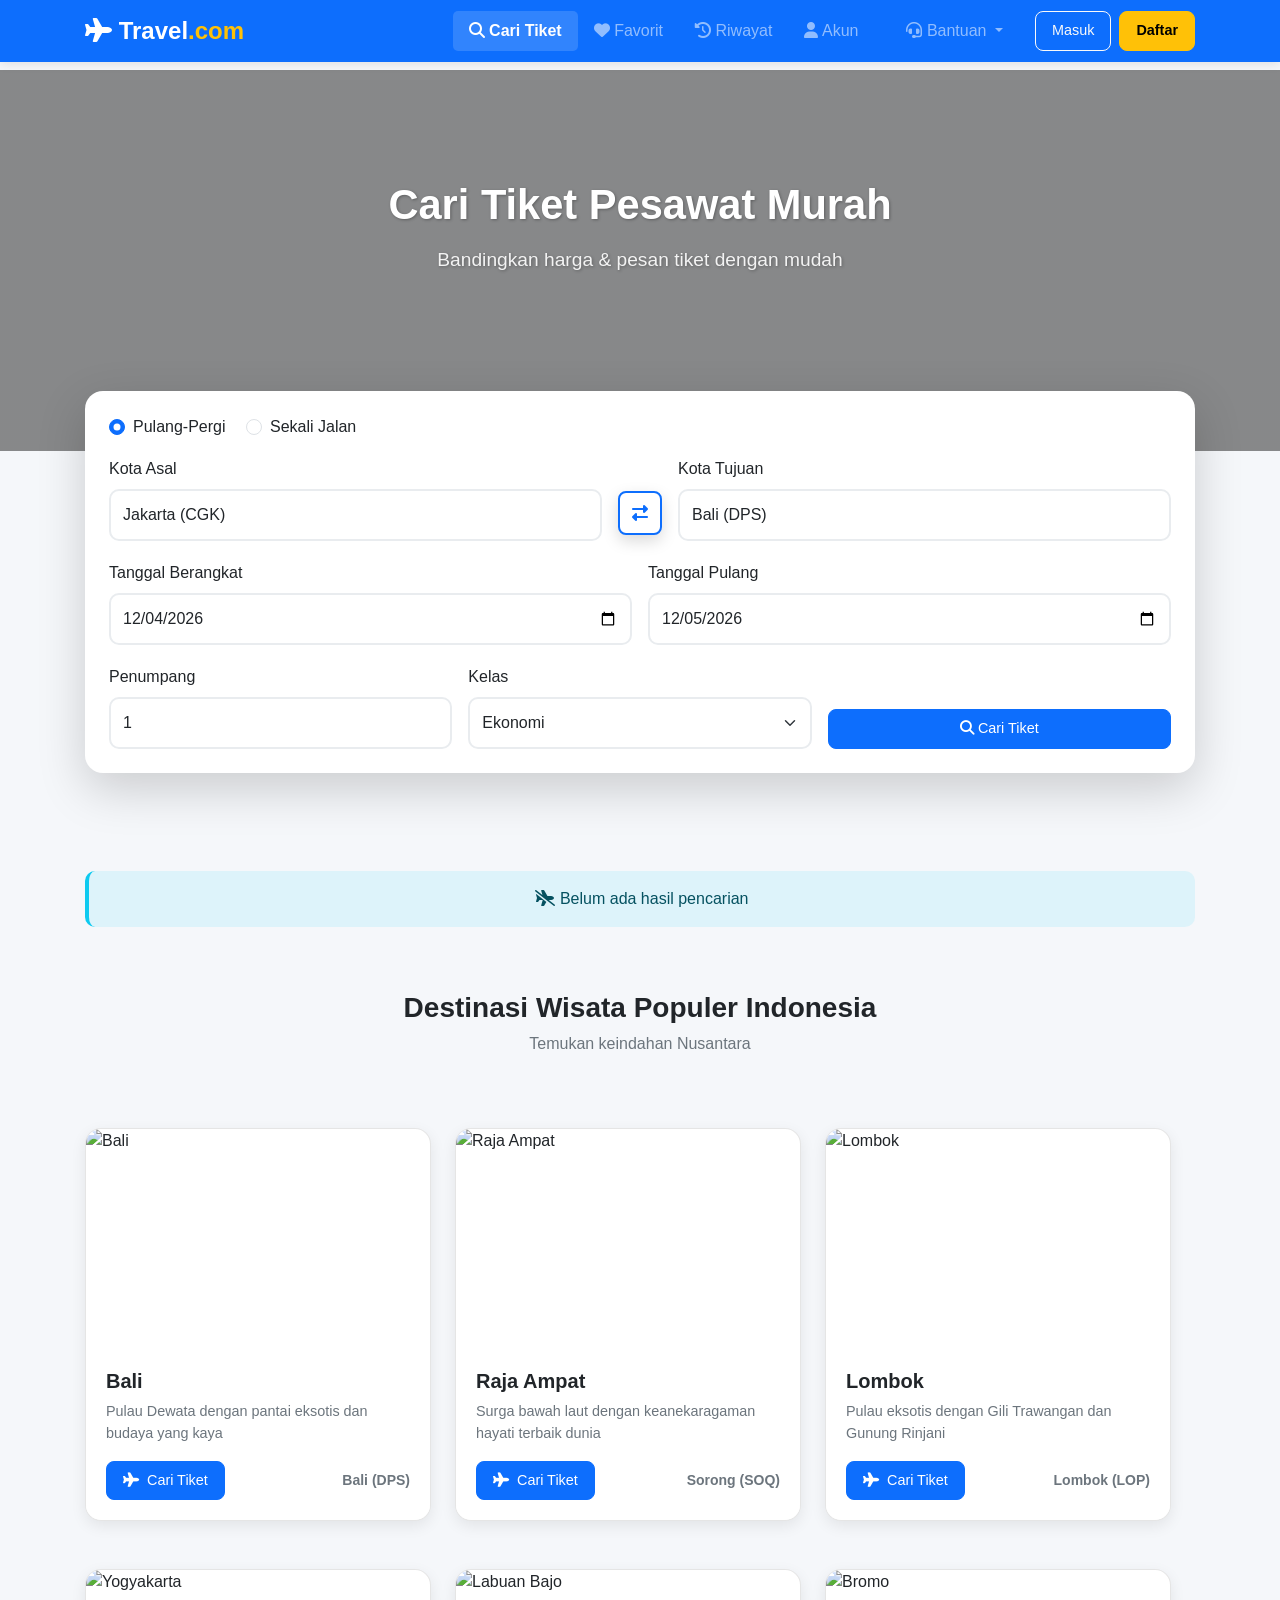
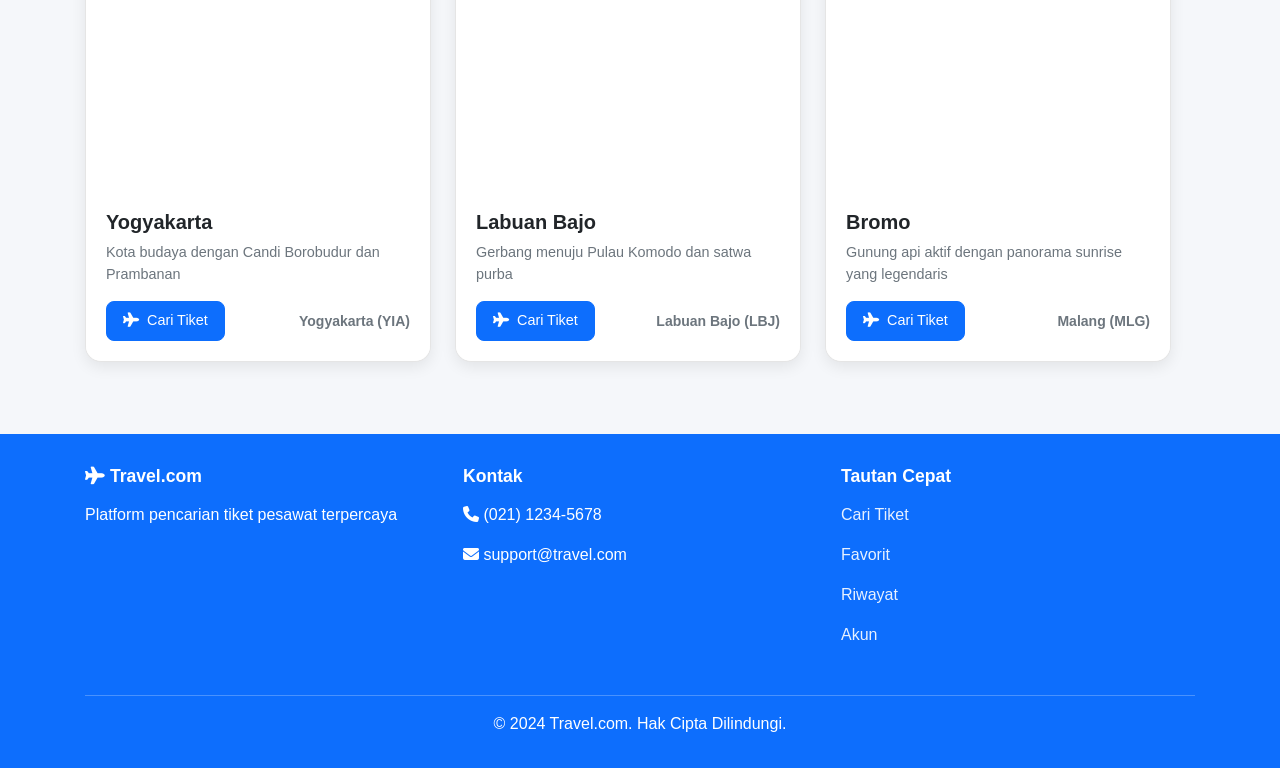
<file: index.html>
<!DOCTYPE html>
<html lang="id">
<head>
    <meta charset="UTF-8">
    <title>Cari Tiket Pesawat - Travel.com</title>
    <meta name="viewport" content="width=device-width, initial-scale=1">
    <link href="https://cdn.jsdelivr.net/npm/bootstrap@5.3.2/dist/css/bootstrap.min.css" rel="stylesheet">
    <link rel="stylesheet" href="https://cdnjs.cloudflare.com/ajax/libs/font-awesome/6.4.0/css/all.min.css">
    <link rel="stylesheet" href="styles.css">
    <link rel="icon" type="image/png" href="assets/icon.png">
</head>
<body>

<!-- NAVBAR DENGAN MENU LENGKAP -->
<nav class="navbar navbar-expand-lg navbar-dark bg-primary fixed-top">
    <div class="container">
        <a class="navbar-brand fw-bold" href="index.html">
            <i class="fas fa-plane"></i> Travel<span class="text-warning">.com</span>
        </a>

        <button class="navbar-toggler" type="button" data-bs-toggle="collapse" data-bs-target="#navbarMenu">
            <span class="navbar-toggler-icon"></span>
        </button>

        <div class="collapse navbar-collapse" id="navbarMenu">
            <ul class="navbar-nav ms-auto align-items-lg-center">
                <li class="nav-item">
                    <a class="nav-link active" href="index.html"><i class="fas fa-search"></i> Cari Tiket</a>
                </li>
                <li class="nav-item">
                    <a class="nav-link" href="favorite.html"><i class="fas fa-heart"></i> Favorit</a>
                </li>
                <li class="nav-item">
                    <a class="nav-link" href="history.html"><i class="fas fa-history"></i> Riwayat</a>
                </li>
                <li class="nav-item">
                    <a class="nav-link" href="account.html"><i class="fas fa-user"></i> Akun</a>
                </li>
                <li class="nav-item dropdown ms-lg-3">
                    <a class="nav-link dropdown-toggle" href="#" id="bantuanDropdown"
                       role="button" data-bs-toggle="dropdown" aria-expanded="false">
                        <i class="fas fa-headset"></i> Bantuan
                    </a>
                    <ul class="dropdown-menu dropdown-menu-end shadow">
                        <li>
                            <a class="dropdown-item" href="#">
                                <i class="fas fa-life-ring me-2 text-primary"></i>
                                Pusat Bantuan
                            </a>
                        </li>
                        <li>
                            <a class="dropdown-item" href="#">
                                <i class="fas fa-phone me-2 text-success"></i>
                                Hubungi Kami
                            </a>
                        </li>
                        <li>
                            <a class="dropdown-item" href="mailto:support@travel.com">
                                <i class="fas fa-envelope me-2 text-danger"></i>
                                Email
                            </a>
                        </li>
                    </ul>
                </li>
                <li class="nav-item ms-lg-3">
                    <a class="btn btn-outline-light btn-sm px-3 me-2" href="#">Masuk</a>
                </li>
                <li class="nav-item">
                    <a class="btn btn-warning btn-sm px-3 fw-semibold" href="#">Daftar</a>
                </li>
            </ul>
        </div>
    </div>
</nav>

<!-- HERO -->
<section class="hero">
    <div class="container text-center">
        <h2>Cari Tiket Pesawat Murah</h2>
        <p>Bandingkan harga & pesan tiket dengan mudah</p>
    </div>
</section>

<!-- SEARCH -->
<section class="search-section">
    <div class="container">
        <div class="card search-card shadow-lg">
            <div class="card-body p-4">

                <div class="mb-3">
                    <div class="form-check form-check-inline">
                        <input class="form-check-input" type="radio" name="trip" checked>
                        <label class="form-check-label">Pulang-Pergi</label>
                    </div>
                    <div class="form-check form-check-inline">
                        <input class="form-check-input" type="radio" name="trip">
                        <label class="form-check-label">Sekali Jalan</label>
                    </div>
                </div>

                <form id="flightForm">
                    <div class="row g-3 align-items-end kota-row">
                        <!-- Kota Asal -->
                        <div class="col-md">
                            <label class="form-label">Kota Asal</label>
                            <input id="kotaAsal" list="kota" class="form-control"
                                   placeholder="Masukkan kota asal" required>
                        </div>

                        <!-- Switch -->
                        <div class="col-auto d-flex justify-content-center switch-wrapper">
                            <button type="button" id="switchKota" class="btn switch-btn">
                                <i class="fas fa-right-left"></i>
                            </button>
                        </div>

                        <!-- Kota Tujuan -->
                        <div class="col-md">
                            <label class="form-label">Kota Tujuan</label>
                            <input id="kotaTujuan" list="kota" class="form-control"
                                   placeholder="Masukkan kota tujuan" required>
                        </div>
                    </div>

                    <datalist id="kota">
                        <option value="Jakarta (CGK)">
                        <option value="Surabaya (SUB)">
                        <option value="Bali (DPS)">
                        <option value="Medan (KNO)">
                        <option value="Yogyakarta (YIA)">
                        <option value="Lombok (LOP)">
                        <option value="Labuan Bajo (LBJ)">
                        <option value="Sorong (SOQ)">
                    </datalist>

                    <div class="row g-3 mt-1">
                        <div class="col-md-6">
                            <label class="form-label">Tanggal Berangkat</label>
                            <input type="date" class="form-control" id="tanggalBerangkat" required>
                        </div>
                        <div class="col-md-6">
                            <label class="form-label">Tanggal Pulang</label>
                            <input type="date" class="form-control" id="tanggalPulang">
                        </div>
                    </div>

                    <div class="row g-3 mt-1 align-items-end">
                        <div class="col-md-4">
                            <label class="form-label">Penumpang</label>
                            <input type="number" class="form-control" id="penumpang" value="1" min="1">
                        </div>
                        <div class="col-md-4">
                            <label class="form-label">Kelas</label>
                            <select class="form-select" id="kelas">
                                <option>Ekonomi</option>
                                <option>Bisnis</option>
                                <option>First Class</option>
                            </select>
                        </div>
                        <div class="col-md-4">
                            <button type="submit" class="btn btn-primary w-100">
                                <i class="fas fa-search"></i> Cari Tiket
                            </button>
                        </div>
                    </div>
                </form>
            </div>
        </div>
    </div>
</section>

<!-- RESULT -->
<section class="container mt-5" id="result">
    <div class="alert alert-info text-center">
        <i class="fas fa-plane-slash"></i> Belum ada hasil pencarian
    </div>
</section>

<!-- DESTINASI WISATA -->
<section class="container my-5">
    <div class="text-center mb-4">
        <h3 class="fw-bold">Destinasi Wisata Populer Indonesia</h3>
        <p class="text-muted">Temukan keindahan Nusantara</p>
    </div>

    <!-- GALLERY AKAN DIMUAT OLEH API -->
    <div class="row g-4" id="destinasiGallery">
        <!-- Gambar akan dimuat dari API Unsplash -->
    </div>
</section>

<!-- FOOTER -->
<footer class="footer">
    <div class="container">
        <div class="row">
            <div class="col-md-4 mb-3">
                <h5><i class="fas fa-plane"></i> Travel.com</h5>
                <p>Platform pencarian tiket pesawat terpercaya</p>
            </div>
            <div class="col-md-4 mb-3">
                <h5>Kontak</h5>
                <p><i class="fas fa-phone"></i> (021) 1234-5678</p>
                <p><i class="fas fa-envelope"></i> support@travel.com</p>
            </div>
            <div class="col-md-4 mb-3">
                <h5>Tautan Cepat</h5>
                <p><a href="index.html">Cari Tiket</a></p>
                <p><a href="favorite.html">Favorit</a></p>
                <p><a href="history.html">Riwayat</a></p>
                <p><a href="account.html">Akun</a></p>
            </div>
        </div>
        <hr>
        <p class="text-center mb-0">&copy; 2024 Travel.com. Hak Cipta Dilindungi.</p>
    </div>
</footer>

<!-- Bootstrap JS -->
<script src="https://cdn.jsdelivr.net/npm/bootstrap@5.3.2/dist/js/bootstrap.bundle.min.js"></script>

<!-- Custom JS -->
<script src="script.js"></script>

</body>
</html>
</file>
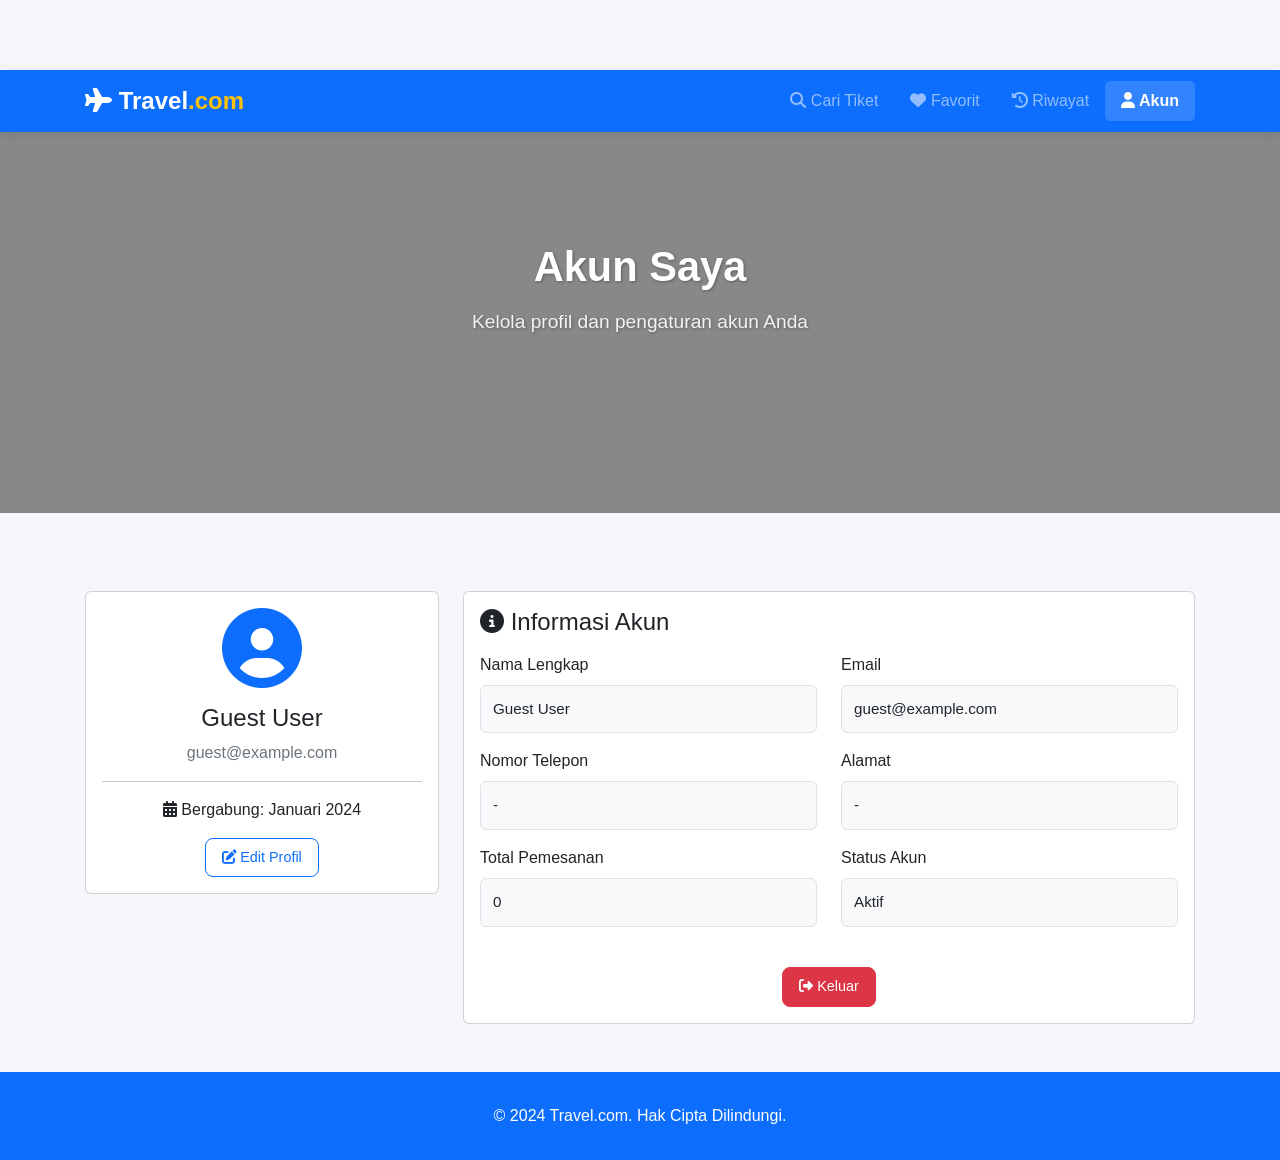
<file: account.html>
<!DOCTYPE html>
<html lang="id">
<head>
    <meta charset="UTF-8">
    <meta name="viewport" content="width=device-width, initial-scale=1.0">
    <title>Akun - Travel.com</title>
    <link rel="stylesheet" href="https://cdnjs.cloudflare.com/ajax/libs/font-awesome/6.4.0/css/all.min.css">
    <link rel="stylesheet" href="https://cdn.jsdelivr.net/npm/bootstrap@5.3.2/dist/css/bootstrap.min.css">
    <link rel="stylesheet" href="styles.css">
</head>
<body>
    <nav class="navbar navbar-expand-lg navbar-dark bg-primary">
        <div class="container">
            <a class="navbar-brand fw-bold" href="index.html">
                <i class="fas fa-plane"></i> Travel<span class="text-warning">.com</span>
            </a>
            <button class="navbar-toggler" type="button" data-bs-toggle="collapse" data-bs-target="#navbarNav">
                <span class="navbar-toggler-icon"></span>
            </button>
            <div class="collapse navbar-collapse" id="navbarNav">
                <ul class="navbar-nav ms-auto">
                    <li class="nav-item">
                        <a class="nav-link" href="index.html"><i class="fas fa-search"></i> Cari Tiket</a>
                    </li>
                    <li class="nav-item">
                        <a class="nav-link" href="favorite.html"><i class="fas fa-heart"></i> Favorit</a>
                    </li>
                    <li class="nav-item">
                        <a class="nav-link" href="history.html"><i class="fas fa-history"></i> Riwayat</a>
                    </li>
                    <li class="nav-item">
                        <a class="nav-link active" href="account.html"><i class="fas fa-user"></i> Akun</a>
                    </li>
                </ul>
            </div>
        </div>
    </nav>

    <section class="hero">
        <div class="container text-center">
            <h2>Akun Saya</h2>
            <p>Kelola profil dan pengaturan akun Anda</p>
        </div>
    </section>

    <section class="container my-5">
        <div class="row">
            <div class="col-md-4 mb-4">
                <div class="card">
                    <div class="card-body text-center">
                        <div class="mb-3">
                            <i class="fas fa-user-circle fa-5x text-primary"></i>
                        </div>
                        <h4 id="userName">Guest User</h4>
                        <p class="text-muted" id="userEmail">guest@example.com</p>
                        <hr>
                        <p class="account-info"><i class="fas fa-calendar-alt"></i> Bergabung: Januari 2024</p>
                        <button class="btn btn-outline-primary btn-sm" id="editProfile">
                            <i class="fas fa-edit"></i> Edit Profil
                        </button>
                    </div>
                </div>
            </div>
            
            <div class="col-md-8">
                <div class="card">
                    <div class="card-body">
                        <h4 class="card-title"><i class="fas fa-info-circle"></i> Informasi Akun</h4>
                        
                        <div class="row mt-3">
                            <div class="col-md-6 mb-3">
                                <label class="form-label">Nama Lengkap</label>
                                <p class="form-control-static" id="detailName">Guest User</p>
                            </div>
                            <div class="col-md-6 mb-3">
                                <label class="form-label">Email</label>
                                <p class="form-control-static" id="detailEmail">guest@example.com</p>
                            </div>
                        </div>
                        
                        <div class="row">
                            <div class="col-md-6 mb-3">
                                <label class="form-label">Nomor Telepon</label>
                                <p class="form-control-static" id="detailPhone">-</p>
                            </div>
                            <div class="col-md-6 mb-3">
                                <label class="form-label">Alamat</label>
                                <p class="form-control-static" id="detailAddress">-</p>
                            </div>
                        </div>
                        
                        <div class="row">
                            <div class="col-md-6 mb-3">
                                <label class="form-label">Total Pemesanan</label>
                                <p class="form-control-static" id="detailOrders">0</p>
                            </div>
                            <div class="col-md-6 mb-3">
                                <label class="form-label">Status Akun</label>
                                <p class="form-control-static" id="detailStatus">Aktif</p>
                            </div>
                        </div>
                        
                        <div class="text-center mt-4">
                            <button class="btn btn-danger" id="logoutBtn">
                                <i class="fas fa-sign-out-alt"></i> Keluar
                            </button>
                        </div>
                    </div>
                </div>
            </div>
        </div>
    </section>

    <footer class="footer">
        <div class="container">
            <p class="text-center mb-0">&copy; 2024 Travel.com. Hak Cipta Dilindungi.</p>
        </div>
    </footer>

    <script src="https://cdn.jsdelivr.net/npm/bootstrap@5.3.2/dist/js/bootstrap.bundle.min.js"></script>
    <script src="script.js"></script>
</body>
</html>
</file>
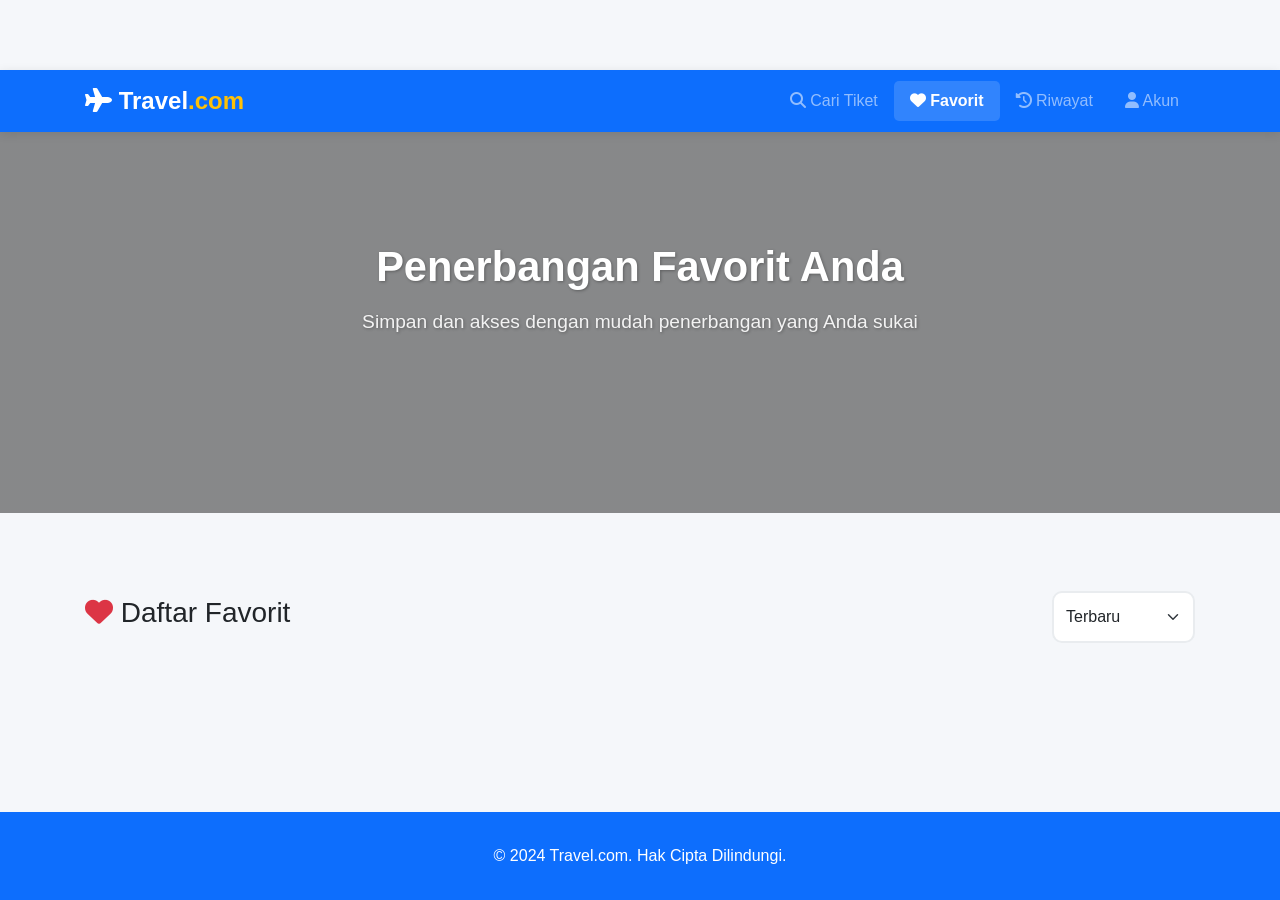
<file: favorite.html>
<!DOCTYPE html>
<html lang="id">
<head>
    <meta charset="UTF-8">
    <meta name="viewport" content="width=device-width, initial-scale=1.0">
    <title>Favorit - Travel.com</title>
    <link rel="stylesheet" href="https://cdnjs.cloudflare.com/ajax/libs/font-awesome/6.4.0/css/all.min.css">
    <link rel="stylesheet" href="https://cdn.jsdelivr.net/npm/bootstrap@5.3.2/dist/css/bootstrap.min.css">
    <link rel="stylesheet" href="styles.css">
</head>
<body>
    <nav class="navbar navbar-expand-lg navbar-dark bg-primary">
        <div class="container">
            <a class="navbar-brand fw-bold" href="index.html">
                <i class="fas fa-plane"></i> Travel<span class="text-warning">.com</span>
            </a>
            <button class="navbar-toggler" type="button" data-bs-toggle="collapse" data-bs-target="#navbarNav">
                <span class="navbar-toggler-icon"></span>
            </button>
            <div class="collapse navbar-collapse" id="navbarNav">
                <ul class="navbar-nav ms-auto">
                    <li class="nav-item">
                        <a class="nav-link" href="index.html"><i class="fas fa-search"></i> Cari Tiket</a>
                    </li>
                    <li class="nav-item">
                        <a class="nav-link active" href="favorite.html"><i class="fas fa-heart"></i> Favorit</a>
                    </li>
                    <li class="nav-item">
                        <a class="nav-link" href="history.html"><i class="fas fa-history"></i> Riwayat</a>
                    </li>
                    <li class="nav-item">
                        <a class="nav-link" href="account.html"><i class="fas fa-user"></i> Akun</a>
                    </li>
                </ul>
            </div>
        </div>
    </nav>

    <section class="hero">
        <div class="container text-center">
            <h2>Penerbangan Favorit Anda</h2>
            <p>Simpan dan akses dengan mudah penerbangan yang Anda sukai</p>
        </div>
    </section>

    <section class="container my-5">
        <div class="d-flex justify-content-between align-items-center mb-4">
            <h3><i class="fas fa-heart text-danger"></i> Daftar Favorit</h3>
            <div class="sort-options">
                <select class="form-select form-select-sm" id="sortFavorites">
                    <option value="recent">Terbaru</option>
                    <option value="price">Harga Terendah</option>
                    <option value="airline">Maskapai</option>
                </select>
            </div>
        </div>
        
        <div id="favoritesContainer">
            <div class="alert alert-info text-center" id="noFavorites">
                <i class="fas fa-heart fa-3x mb-3 text-muted"></i>
                <h4>Belum ada favorit</h4>
                <p>Tambahkan penerbangan ke favorit dengan mengklik ikon hati</p>
                <a href="index.html" class="btn btn-primary mt-3">
                    <i class="fas fa-search"></i> Cari Penerbangan
                </a>
            </div>
        </div>
    </section>

    <footer class="footer">
        <div class="container">
            <p class="text-center mb-0">&copy; 2024 Travel.com. Hak Cipta Dilindungi.</p>
        </div>
    </footer>

    <script src="https://cdn.jsdelivr.net/npm/bootstrap@5.3.2/dist/js/bootstrap.bundle.min.js"></script>
    <script src="script.js"></script>
</body>
</html>
</file>
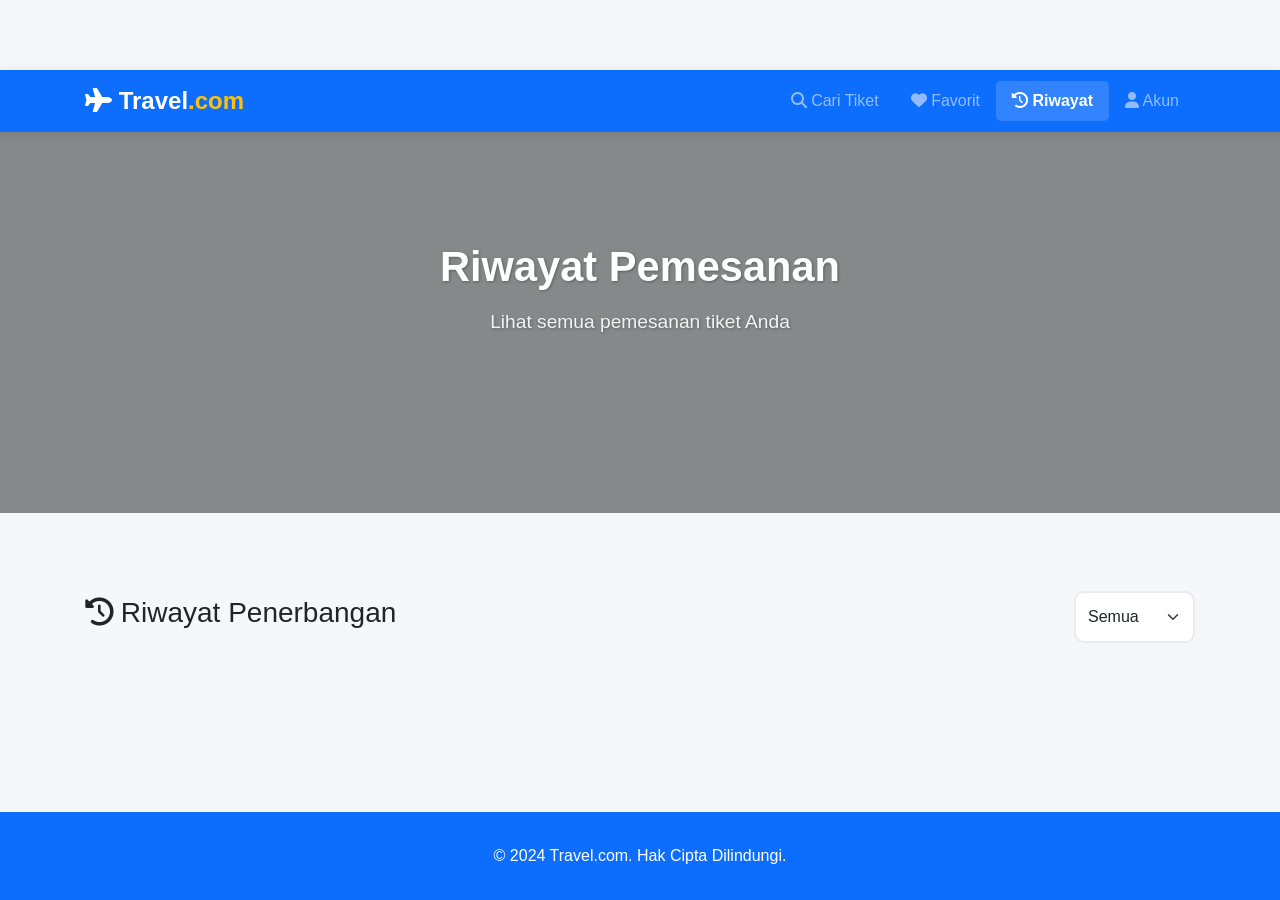
<file: history.html>
<!DOCTYPE html>
<html lang="id">
<head>
    <meta charset="UTF-8">
    <meta name="viewport" content="width=device-width, initial-scale=1.0">
    <title>Riwayat - Travel.com</title>
    <link rel="stylesheet" href="https://cdnjs.cloudflare.com/ajax/libs/font-awesome/6.4.0/css/all.min.css">
    <link rel="stylesheet" href="https://cdn.jsdelivr.net/npm/bootstrap@5.3.2/dist/css/bootstrap.min.css">
    <link rel="stylesheet" href="styles.css">
</head>
<body>
    <nav class="navbar navbar-expand-lg navbar-dark bg-primary">
        <div class="container">
            <a class="navbar-brand fw-bold" href="index.html">
                <i class="fas fa-plane"></i> Travel<span class="text-warning">.com</span>
            </a>
            <button class="navbar-toggler" type="button" data-bs-toggle="collapse" data-bs-target="#navbarNav">
                <span class="navbar-toggler-icon"></span>
            </button>
            <div class="collapse navbar-collapse" id="navbarNav">
                <ul class="navbar-nav ms-auto">
                    <li class="nav-item">
                        <a class="nav-link" href="index.html"><i class="fas fa-search"></i> Cari Tiket</a>
                    </li>
                    <li class="nav-item">
                        <a class="nav-link" href="favorite.html"><i class="fas fa-heart"></i> Favorit</a>
                    </li>
                    <li class="nav-item">
                        <a class="nav-link active" href="history.html"><i class="fas fa-history"></i> Riwayat</a>
                    </li>
                    <li class="nav-item">
                        <a class="nav-link" href="account.html"><i class="fas fa-user"></i> Akun</a>
                    </li>
                </ul>
            </div>
        </div>
    </nav>

    <section class="hero">
        <div class="container text-center">
            <h2>Riwayat Pemesanan</h2>
            <p>Lihat semua pemesanan tiket Anda</p>
        </div>
    </section>

    <section class="container my-5">
        <div class="d-flex justify-content-between align-items-center mb-4">
            <h3><i class="fas fa-history"></i> Riwayat Penerbangan</h3>
            <div class="sort-options">
                <select class="form-select form-select-sm" id="filterHistory">
                    <option value="all">Semua</option>
                    <option value="upcoming">Akan Datang</option>
                    <option value="completed">Selesai</option>
                    <option value="cancelled">Dibatalkan</option>
                </select>
            </div>
        </div>
        
        <div id="historyContainer">
            <div class="alert alert-info text-center" id="noHistory">
                <i class="fas fa-history fa-3x mb-3 text-muted"></i>
                <h4>Belum ada riwayat</h4>
                <p>Anda belum melakukan pemesanan tiket</p>
                <a href="index.html" class="btn btn-primary mt-3">
                    <i class="fas fa-search"></i> Pesan Tiket Pertama
                </a>
            </div>
        </div>
    </section>

    <footer class="footer">
        <div class="container">
            <p class="text-center mb-0">&copy; 2024 Travel.com. Hak Cipta Dilindungi.</p>
        </div>
    </footer>

    <script src="https://cdn.jsdelivr.net/npm/bootstrap@5.3.2/dist/js/bootstrap.bundle.min.js"></script>
    <script src="script.js"></script>
</body>
</html>
</file>
<file: styles.css>
/* VARIABEL */
:root {
    --primary-color: #0d6efd;
    --primary-dark: #0a58ca;
    --secondary-color: #ffc107;
    --dark-color: #212529;
    --light-color: #f8f9fa;
    --success-color: #198754;
    --danger-color: #dc3545;
    --warning-color: #ffc107;
    --info-color: #0dcaf0;
}

/* GLOBAL */
body {
    padding-top: 70px;
    font-family: 'Segoe UI', Tahoma, Geneva, Verdana, sans-serif;
    background: #f5f7fa;
    color: var(--dark-color);
    min-height: 100vh;
    display: flex;
    flex-direction: column;
}

/* NAVBAR */
.navbar {
    box-shadow: 0 2px 10px rgba(0,0,0,0.1);
}

.navbar-brand {
    font-size: 1.5rem;
}

.nav-link {
    font-weight: 500;
    padding: 0.5rem 1rem !important;
    transition: all 0.3s ease;
}

.nav-link.active {
    background-color: rgba(255, 255, 255, 0.15) !important;
    border-radius: 5px;
    font-weight: 600;
}

/* HERO */
.hero {
    background: linear-gradient(rgba(0,0,0,0.45), rgba(0,0,0,0.45)),
                url('https://images.unsplash.com/photo-1507525428034-b723cf961d3e') center/cover no-repeat;
    color: white;
    padding: 110px 0 160px;
    text-shadow: 1px 1px 3px rgba(0,0,0,0.3);
    margin-bottom: 30px;
}

.hero h2 {
    font-size: 2.6rem;
    font-weight: 700;
    margin-bottom: 1rem;
}

.hero p {
    font-size: 1.2rem;
    opacity: 0.9;
}

/* SEARCH SECTION */
.search-section {
    margin-top: -90px;
    position: relative;
    z-index: 10;
    margin-bottom: 50px;
}

.search-card {
    border-radius: 18px;
    border: none;
    background: white;
    transition: transform 0.3s ease;
}

.search-card:hover {
    transform: translateY(-5px);
}

.search-card .card-body {
    padding: 2rem;
}

.form-control, .form-select {
    border-radius: 10px;
    border: 2px solid #e9ecef;
    padding: 0.75rem;
    transition: all 0.3s;
    font-size: 1rem;
}

.form-control:focus, .form-select:focus {
    border-color: var(--primary-color);
    box-shadow: 0 0 0 0.25rem rgba(13, 110, 253, 0.25);
}

/* SWITCH BUTTON */
.switch-wrapper {
    align-self: center;
}

.switch-btn {
    width: 44px;
    height: 44px;
    border-radius: 50%;
    background: #fff;
    box-shadow: 0 6px 16px rgba(0,0,0,.15);
    border: 2px solid var(--primary-color);
    display: flex;
    align-items: center;
    justify-content: center;
    transition: all 0.3s;
    margin-top: 1.8rem;
    cursor: pointer;
}

.switch-btn i {
    color: var(--primary-color);
    font-size: 1rem;
}

.switch-btn:hover {
    background: var(--primary-color);
    transform: rotate(180deg);
}

.switch-btn:hover i {
    color: white;
}

.switch-btn.rotate {
    animation: spin 0.3s linear;
}

@keyframes spin {
    from { transform: rotate(0deg); }
    to { transform: rotate(180deg); }
}

/* TICKET CARD */
.ticket-card {
    border-radius: 15px;
    border: none;
    transition: transform 0.3s, box-shadow 0.3s;
    margin-bottom: 1rem;
    border: 1px solid #e9ecef;
    overflow: hidden;
}

.ticket-card:hover {
    transform: translateY(-5px);
    box-shadow: 0 10px 25px rgba(0,0,0,.15) !important;
}

.airline-logo {
    width: 40px;
    height: 40px;
    background: linear-gradient(135deg, var(--primary-color), var(--primary-dark));
    color: white;
    border-radius: 50%;
    display: flex;
    align-items: center;
    justify-content: center;
    font-weight: bold;
    font-size: 1.2rem;
}

/* DESTINASI GALLERY */
.destinasi-card {
    border-radius: 16px;
    overflow: hidden;
    transition: all 0.3s ease;
    border: none;
    box-shadow: 0 5px 15px rgba(0,0,0,0.08);
    height: 100%;
    border: 1px solid rgba(0,0,0,0.1);
}

.destinasi-card img {
    height: 220px;
    object-fit: cover;
    width: 100%;
    transition: transform 0.5s ease;
}

.destinasi-card:hover {
    transform: translateY(-10px);
    box-shadow: 0 15px 30px rgba(0,0,0,.15);
}

.destinasi-card:hover img {
    transform: scale(1.1);
}

.destinasi-card .card-body {
    padding: 1.25rem;
    background: white;
}

.destinasi-card .card-title {
    font-weight: 700;
    margin-bottom: 0.5rem;
    color: var(--dark-color);
    font-size: 1.25rem;
}

.destinasi-card .card-text {
    font-size: 0.9rem;
    line-height: 1.5;
    margin-bottom: 1rem;
    color: #6c757d;
}

/* FOOTER */
.footer {
    background: var(--primary-color);
    color: white;
    padding: 2rem 0;
    margin-top: auto;
    width: 100%;
}

.footer h5 {
    font-weight: 600;
    margin-bottom: 1rem;
    font-size: 1.1rem;
}

.footer a {
    color: white;
    text-decoration: none;
    transition: color 0.3s;
    opacity: 0.9;
}

.footer a:hover {
    color: var(--secondary-color);
    text-decoration: underline;
    opacity: 1;
}

/* STATUS BADGES */
.status-upcoming {
    background-color: rgba(25, 135, 84, 0.1);
    color: var(--success-color);
    padding: 0.25rem 0.75rem;
    border-radius: 20px;
    font-size: 0.875rem;
    font-weight: 500;
    display: inline-block;
}

.status-completed {
    background-color: rgba(13, 110, 253, 0.1);
    color: var(--primary-color);
    padding: 0.25rem 0.75rem;
    border-radius: 20px;
    font-size: 0.875rem;
    font-weight: 500;
    display: inline-block;
}

.status-cancelled {
    background-color: rgba(220, 53, 69, 0.1);
    color: var(--danger-color);
    padding: 0.25rem 0.75rem;
    border-radius: 20px;
    font-size: 0.875rem;
    font-weight: 500;
    display: inline-block;
}

/* ACCOUNT PAGE */
.account-card {
    border-radius: 15px;
    border: none;
    box-shadow: 0 5px 15px rgba(0,0,0,0.08);
    overflow: hidden;
}

.account-card .card-body {
    padding: 1.5rem;
}

.form-control-static {
    background: var(--light-color);
    padding: 0.75rem;
    border-radius: 0.375rem;
    margin: 0;
    min-height: 45px;
    border: 1px solid #dee2e6;
    font-size: 0.95rem;
}

/* RESPONSIVE */
@media (max-width: 768px) {
    body {
        padding-top: 56px;
    }
    
    .hero {
        padding: 80px 0 120px;
    }
    
    .hero h2 {
        font-size: 2rem;
    }
    
    .hero p {
        font-size: 1rem;
    }
    
    .search-section {
        margin-top: -60px;
    }
    
    .search-card .card-body {
        padding: 1.5rem;
    }
    
    .switch-btn {
        margin: 12px auto;
        display: block;
    }
    
    .footer .row {
        text-align: center;
    }
    
    .footer .col-md-4 {
        margin-bottom: 1.5rem;
    }
    
    .ticket-card .d-flex {
        flex-direction: column;
        align-items: flex-start !important;
    }
    
    .ticket-card .text-end {
        text-align: left !important;
        margin-top: 1rem;
        width: 100%;
    }
    
    .destinasi-card {
        margin-bottom: 1.5rem;
    }
}

@media (max-width: 576px) {
    .hero h2 {
        font-size: 1.75rem;
    }
    
    .search-card .card-body {
        padding: 1.25rem;
    }
    
    .navbar-nav {
        text-align: center;
    }
    
    .destinasi-card .card-title {
        font-size: 1.1rem;
    }
    
    .destinasi-card .card-text {
        font-size: 0.85rem;
    }
}

/* LOADING SPINNER */
.spinner-border {
    width: 3rem;
    height: 3rem;
    border-width: 0.25em;
}

/* BUTTONS */
.btn {
    border-radius: 8px;
    font-weight: 500;
    transition: all 0.3s ease;
    padding: 0.5rem 1rem;
    font-size: 0.9rem;
}

.btn-primary {
    background-color: var(--primary-color);
    border-color: var(--primary-color);
}

.btn-primary:hover {
    background-color: var(--primary-dark);
    border-color: var(--primary-dark);
    transform: translateY(-2px);
    box-shadow: 0 5px 15px rgba(13, 110, 253, 0.3);
}

.btn-warning {
    background-color: var(--warning-color);
    border-color: var(--warning-color);
    color: #000;
}

.btn-warning:hover {
    background-color: #e0a800;
    border-color: #e0a800;
    transform: translateY(-2px);
}

.btn-outline-primary {
    color: var(--primary-color);
    border-color: var(--primary-color);
    background: transparent;
}

.btn-outline-primary:hover {
    background-color: var(--primary-color);
    color: white;
    transform: translateY(-2px);
}

/* ALERTS */
.alert {
    border-radius: 10px;
    border: none;
    padding: 1rem 1.25rem;
}

.alert-info {
    background-color: rgba(13, 202, 240, 0.1);
    border-left: 4px solid var(--info-color);
    color: #055160;
}

.alert-danger {
    background-color: rgba(220, 53, 69, 0.1);
    border-left: 4px solid var(--danger-color);
    color: #721c24;
}

.alert-success {
    background-color: rgba(25, 135, 84, 0.1);
    border-left: 4px solid var(--success-color);
    color: #0f5132;
}

.alert-warning {
    background-color: rgba(255, 193, 7, 0.1);
    border-left: 4px solid var(--warning-color);
    color: #664d03;
}

/* BADGES */
.badge {
    font-size: 0.75em;
    padding: 0.25em 0.75em;
    border-radius: 10px;
    font-weight: 500;
}

/* CONTAINER */
.container {
    padding-left: 15px;
    padding-right: 15px;
}

.container.my-5 {
    margin-top: 3rem !important;
    margin-bottom: 3rem !important;
}

/* TEXT UTILITIES */
.text-center {
    text-align: center !important;
}

.text-muted {
    color: #6c757d !important;
}

.text-primary {
    color: var(--primary-color) !important;
}

.fw-bold {
    font-weight: 700 !important;
}

.fs-4 {
    font-size: 1.5rem !important;
}

.fs-5 {
    font-size: 1.25rem !important;
}

/* MARGIN & PADDING */
.mb-4 {
    margin-bottom: 1.5rem !important;
}

.mt-5 {
    margin-top: 3rem !important;
}

.mt-3 {
    margin-top: 1rem !important;
}

.mt-2 {
    margin-top: 0.5rem !important;
}

.mb-3 {
    margin-bottom: 1rem !important;
}

.mb-2 {
    margin-bottom: 0.5rem !important;
}

.mb-1 {
    margin-bottom: 0.25rem !important;
}

/* GAP */
.gap-2 {
    gap: 0.5rem !important;
}

/* DATALIST */
datalist {
    display: none;
}

/* FORM CHECK */
.form-check-input:checked {
    background-color: var(--primary-color);
    border-color: var(--primary-color);
}

/* DESTINASI WISATA SECTION */
#destinasiGallery {
    margin-top: 1rem;
}

#destinasiGallery .row {
    justify-content: center;
}

/* DESTINASI GALLERY UNTUK API */
#destinasiGallery .col-md-4 {
    animation: fadeIn 0.5s ease forwards;
    opacity: 0;
}

#destinasiGallery .col-md-4:nth-child(1) { animation-delay: 0.1s; }
#destinasiGallery .col-md-4:nth-child(2) { animation-delay: 0.2s; }
#destinasiGallery .col-md-4:nth-child(3) { animation-delay: 0.3s; }
#destinasiGallery .col-md-4:nth-child(4) { animation-delay: 0.4s; }
#destinasiGallery .col-md-4:nth-child(5) { animation-delay: 0.5s; }
#destinasiGallery .col-md-4:nth-child(6) { animation-delay: 0.6s; }

@keyframes fadeIn {
    from {
        opacity: 0;
        transform: translateY(20px);
    }
    to {
        opacity: 1;
        transform: translateY(0);
    }
}

/* Loading spinner untuk API */
.spinner-border {
    width: 3rem;
    height: 3rem;
    border-width: 0.25em;
}

/* Responsive images */
.destinasi-card img {
    object-fit: cover;
    transition: transform 0.5s ease;
}

.destinasi-card:hover img {
    transform: scale(1.1);
}
</file>
